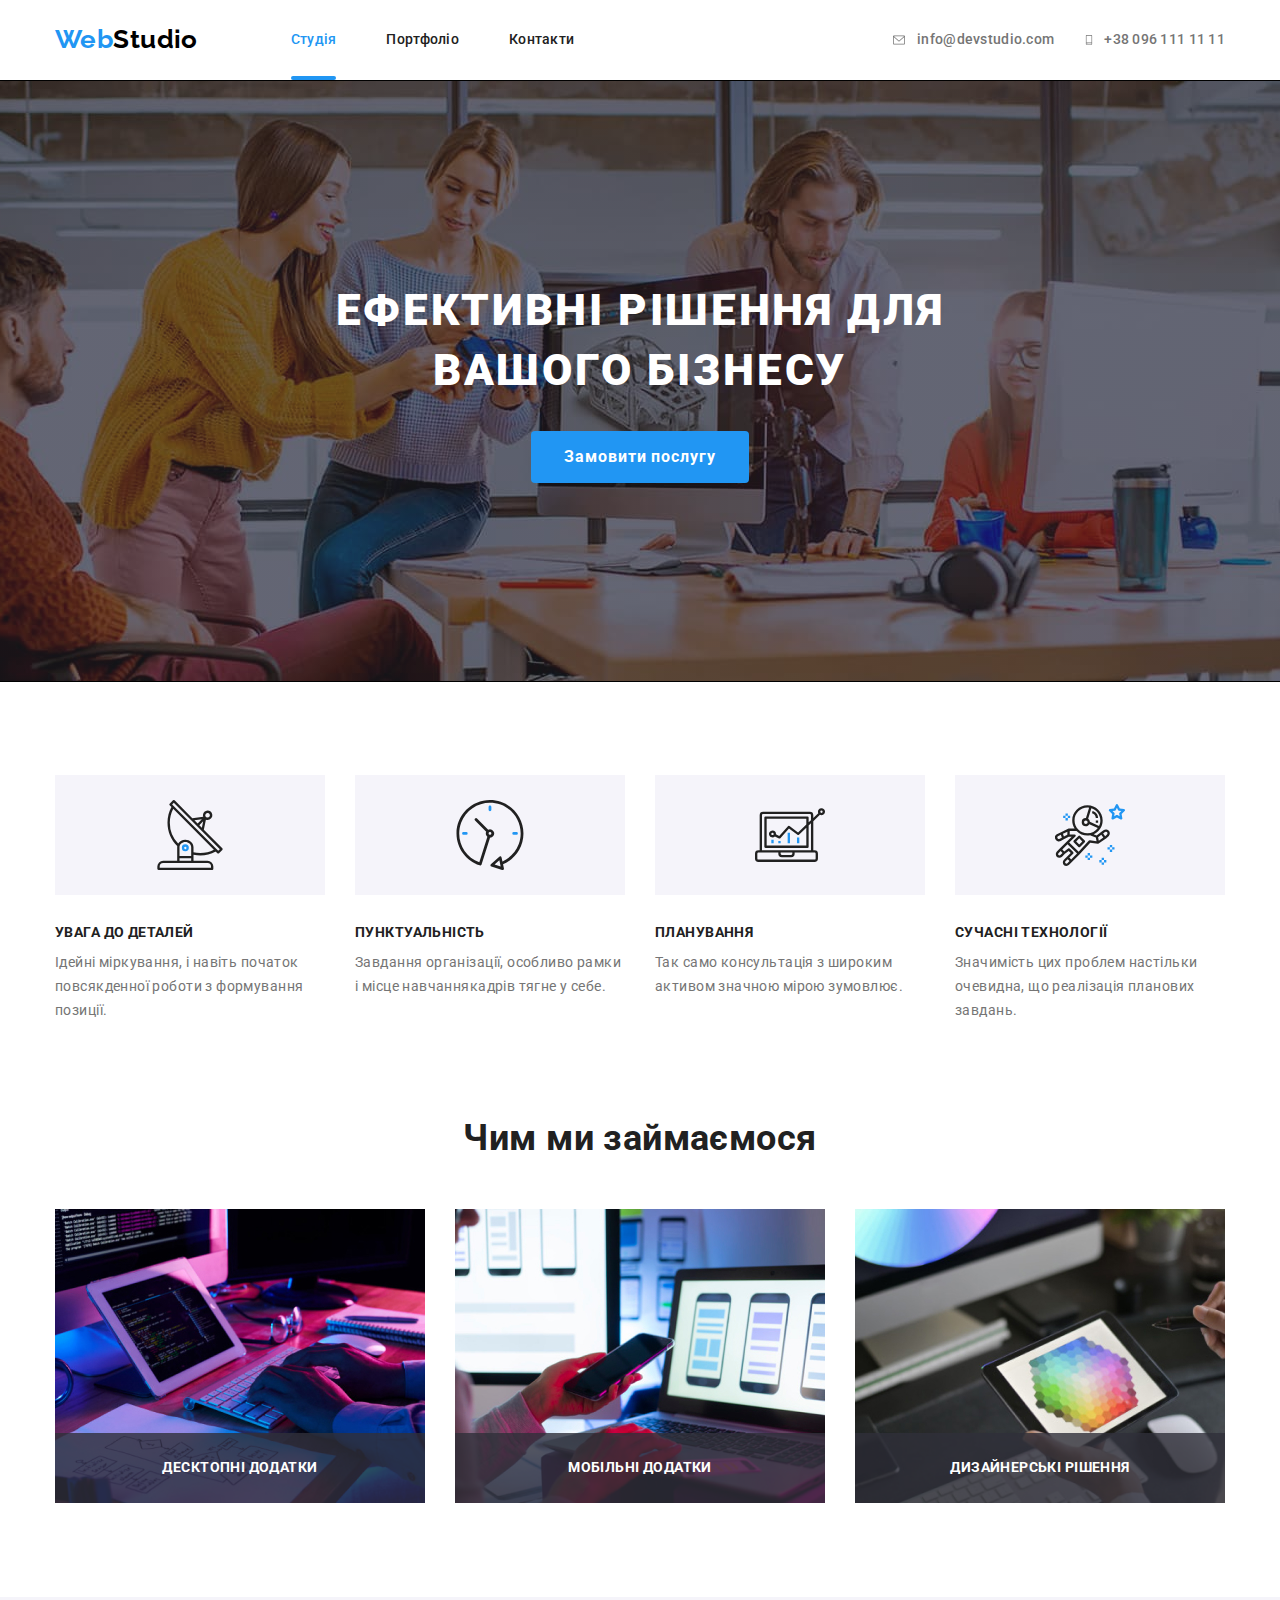
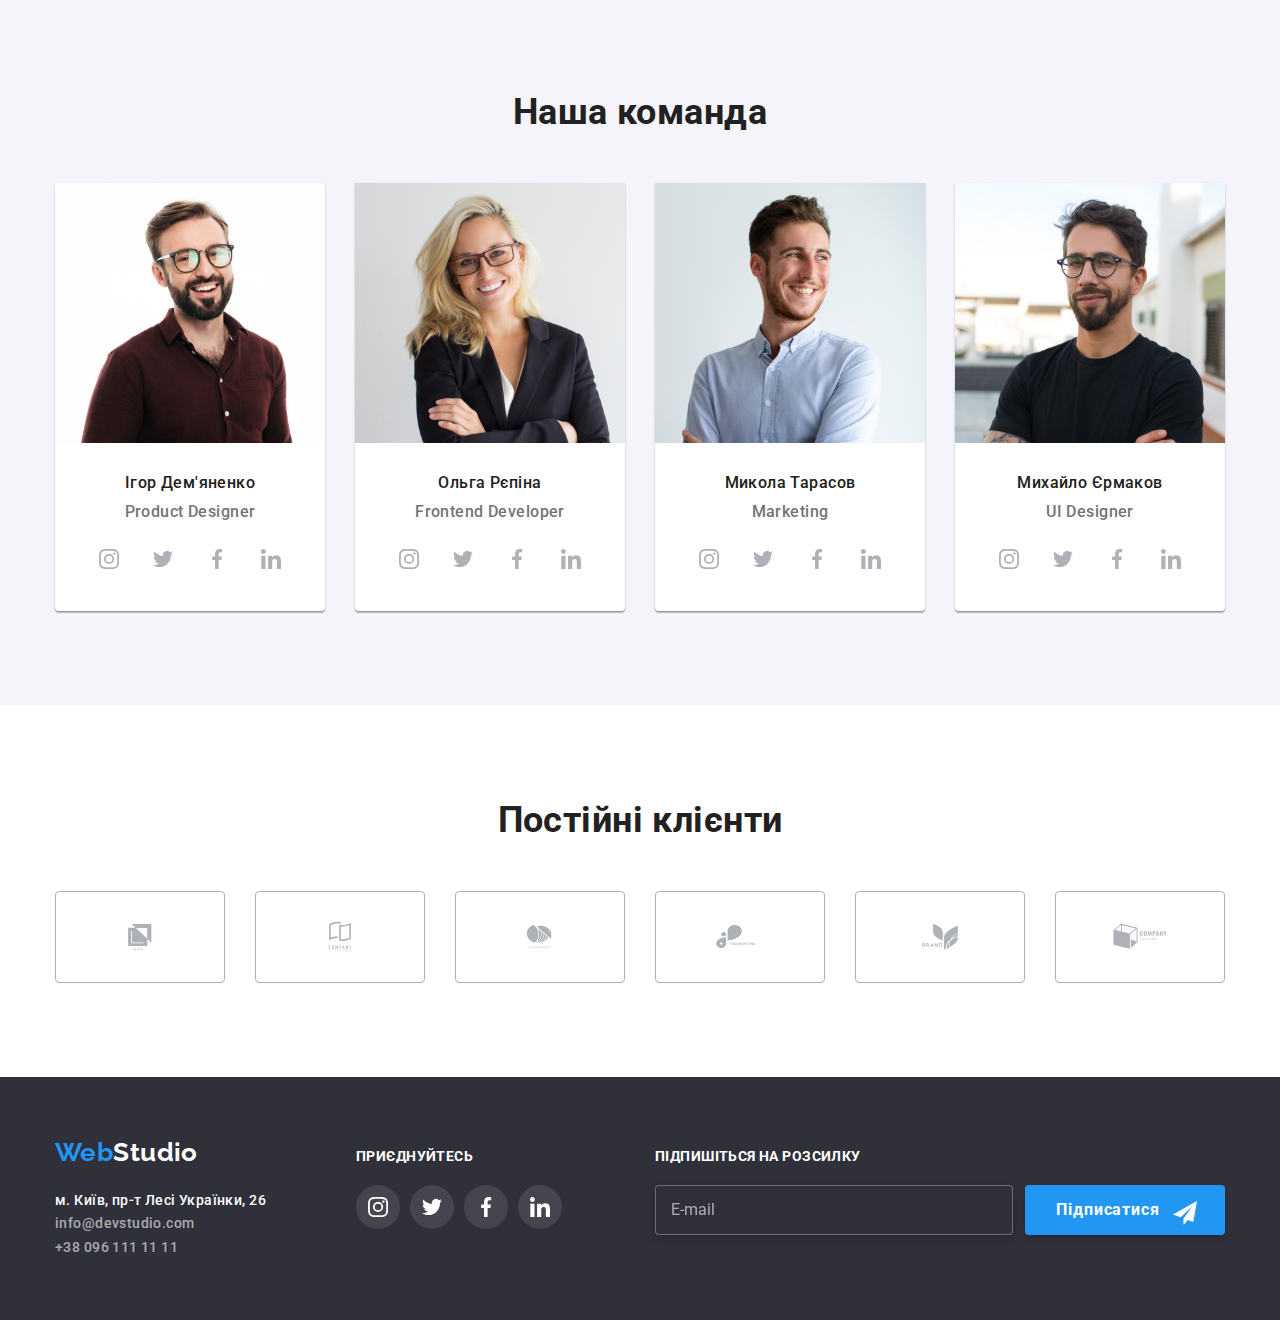
<file: index.html>
<!DOCTYPE html>
<html lang="uk">
    <head>
        <meta charset="UTF-8">
        <meta name="viewport" content="width=device-width, initial-scale=1.0">
        <title>Препроцесор SASS</title>
        <link href="https://fonts.googleapis.com/css2?family=Raleway:wght@700&family=Roboto:wght@400;500;700;900&display=swap" rel="stylesheet">
        <link rel="stylesheet" href="https://cdnjs.cloudflare.com/ajax/libs/modern-normalize/1.1.0/modern-normalize.min.css">  
        <link rel="stylesheet" href="./css/main.min.css">
        
    </head>
    <body>  
        <!--Шапка сайту-->
        <header class="page-header">
            <nav class="container page-header__nav">
                <a class="logo" href="./index.html">Web<span class="logo__text logo__text--inverse">Studio</span></a>
    
                <ul class="site-nav">
                    <li class="site-nav__item">
                        <a href="" class="site-nav__link site-nav__link--active">Студія</a>
                    </li>
                    <li class="site-nav__item">
                        <a href="./portfolio.html" class="site-nav__link">Портфоліо</a>
                    </li>
                    <li class="site-nav__item">
                        <a href="" class="site-nav__link">Контакти</a>
                    </li>
                </ul>
    
                <ul class="contacts-list">
                    <li class="contacts-list__item">
                        <a class="contacts-list__link" href="mailto:info@devstudio.com">
                            <svg class="contacts-list__icon" width="16" height="12">
                                <use href="./images/sprite.svg#icon-envelope"></use>
                            </svg>
                            info@devstudio.com
                        </a> 
                    </li>
                    <li class="contacts-list__item">
                        <a class="contacts-list__link" href="tel:+380961111111">
                            <svg class="contacts-list__icon" width="10" height="16">
                                <use href="./images/sprite.svg#icon-phone"></use>
                            </svg>
                            +38 096 111 11 11
                        </a>
                    </li>
                </ul>
            </nav>
        </header>

        <main>
            <!--Пропозиції-->
            <section class="propositions">
                <h1 class="propositions__title">Ефективні рішення для вашого бізнесу</h1>
                <button class="propositions__button" type="button" data-modal-open>Замовити послугу</button>

                
            </section>

            <!--Особливості-->
            <section class="section">
                <div class="container">
                    <h2 class="visually-hidden">Особливості</h2>
                    <ul class="features-list">
                        <li class="features-list__item">
                            <div class="features-list__thumb">
                                <svg class="features-list__icon" width="70" height="70">
                                    <use href="./images/sprite.svg#icon-antenna"></use>
                                </svg>
                            </div>
                            <h3 class="features-list__title">Увага до деталей</h3>
                            <p class="features-list__description">
                                Ідейні міркування, 
                                і навіть початок <br> повсякденної роботи з формування <br> позиції.
                            </p>
                        </li>
                        
                        <li class="features-list__item">
                            <div class="features-list__thumb">
                                <svg class="features-list__icon" width="70" height="70">
                                    <use href="./images/sprite.svg#icon-clock"></use>
                                </svg>
                            </div>
                            <h3 class="features-list__title">Пунктуальність</h3>
                            <p class="features-list__description">Завдання організації, особливо рамки <br> 
                                і місце навчаннякадрів тягне у себе.
                            </p>
                        </li>
                        <li class="features-list__item">
                            <div class="features-list__thumb">
                                <svg class="features-list__icon" width="70" height="70">
                                    <use href="./images/sprite.svg#icon-diagram"></use>
                                </svg>
                            </div>
                            <h3 class="features-list__title">Планування</h3>
                            <p class="features-list__description">Так само консультація з широким <br> 
                                активом значною мірою зумовлює.
                            </p>
                        </li>
                        <li class="features-list__item">
                            <div class="features-list__thumb">
                                <svg class="features-list__icon" width="70" height="70">
                                    <use href="./images/sprite.svg#icon-astronaut"></use>
                                </svg>
                            </div>
                            <h3 class="features-list__title">Сучасні технології</h3>
                            <p class="features-list__description">Значимість цих проблем настільки <br> 
                                очевидна, що реалізація планових <br> завдань.
                            </p>
                        </li>
                    </ul>
                </div>
            </section>

            <!--Чим ми займаємося-->
            <section class="section-works">
                <div class="container">
                    <h2 class="section-works__title">Чим ми займаємося</h2>
                    <ul class="section-works__examples">
                        <li class="section-works__item">
                            <div class="section-works__box">
                                <img class="section-works__image" src="./images/box1.jpg" alt="Планшет" width="370" height="294"> 
                                <p class="section-works__name">ДЕСКТОПНІ ДОДАТКИ</p>
                            </div>
                        </li>
                        <li class="section-works__item">
                            <div class="section-works__box">
                                <img class="section-works__image" src="./images/box2.jpg" alt="Мобільний телефон" width="370" height="294">
                                <p class="section-works__name">МОБІЛЬНІ ДОДАТКИ</p>
                            </div>
                            
                        </li>
                        <li class="section-works__item">
                            <div class="section-works__box">
                                <img class="section-works__image" src="./images/box3.jpg" alt="Дизайн" width="370" height="294">
                                <p class="section-works__name">ДИЗАЙНЕРСЬКІ РІШЕННЯ</p>
                            </div>
                            
                        </li>
                    </ul>
                </div>
            </section>

            <!--Члени команди-->
            <section class="team section">
                <div class="container">
                    <h2 class="section__title">Наша команда</h2>
                    <ul class="team-list">
                        <li class="team-list__item">
                            <img src="./images/img1.jpg" alt="Зображення члена команди" width="270" height="260">
                            <div class="team__content">
                                <h3 class="team__name">Ігор Дем'яненко</h3>
                                <p class="team__profession">Product Designer</p>
                                <ul class="social-list">
                                    <li class="social-list__item">
                                        <a href="" class="social-list__link">
                                            <svg class="social-list__icon" width="20" height="20">
                                                <use href="./images/sprite.svg#icon-instagram"></use>
                                            </svg>
                                        </a>
                                    </li>
                                    <li class="social-list__item">
                                        <a href="" class="social-list__link">
                                            <svg class="social-list__icon" width="20" height="20">
                                                <use href="./images/sprite.svg#icon-twitter"></use>
                                            </svg>
                                        </a>
                                    </li>
                                    <li class="social-list__item">
                                        <a href="" class="social-list__link">
                                            <svg class="social-list__icon" width="20" height="20">
                                                <use href="./images/sprite.svg#icon-facebook"></use>
                                            </svg>
                                        </a>
                                    </li>
                                    <li class="social-list__item">
                                        <a href="" class="social-list__link">
                                            <svg class="social-list__icon" width="20" height="20">
                                                <use href="./images/sprite.svg#icon-linkedin"></use>
                                            </svg>
                                        </a>
                                    </li>
                                </ul>   
                            </div>
                        </li>
                        <li class="team-list__item">
                            <img src="./images/img2.jpg" alt="Зображення члена команди" width="270" height="260">
                            <div class="team__content">
                                <h3 class="team__name">Ольга Рєпіна</h3>
                                <p class="team__profession">Frontend Developer</p>
                                <ul class="social-list">
                                    <li class="social-list__item">
                                        <a href="" class="social-list__link">
                                            <svg class="social-list__icon" width="20" height="20">
                                                <use href="./images/sprite.svg#icon-instagram"></use>
                                            </svg>
                                        </a>
                                    </li>
                                    <li class="social-list__item">
                                        <a href="" class="social-list__link">
                                            <svg class="social-list__icon" width="20" height="20">
                                                <use href="./images/sprite.svg#icon-twitter"></use>
                                            </svg>
                                        </a>
                                    </li>
                                    <li class="social-list__item">
                                        <a href="" class="social-list__link">
                                            <svg class="social-list__icon" width="20" height="20">
                                                <use href="./images/sprite.svg#icon-facebook"></use>
                                            </svg>
                                        </a>
                                    </li>
                                    <li class="social-list__item">
                                        <a href="" class="social-list__link">
                                            <svg class="social-list__icon" width="20" height="20">
                                                <use href="./images/sprite.svg#icon-linkedin"></use>
                                            </svg>
                                        </a>
                                    </li>
                                </ul>   
                            </div>  
                        </li>
                        <li class="team-list__item">
                            <img src="./images/img3.jpg" alt="Зображення члена команди" width="270" height="260">
                            <div class="team__content">
                                <h3 class="team__name">Микола Тарасов</h3>
                                <p class="team__profession">Marketing</p>
                                <ul class="social-list">
                                    <li class="social-list__item">
                                        <a href="" class="social-list__link">
                                            <svg class="social-list__icon" width="20" height="20">
                                                <use href="./images/sprite.svg#icon-instagram"></use>
                                            </svg>
                                        </a>
                                    </li>
                                    <li class="social-list__item">
                                        <a href="" class="social-list__link">
                                            <svg class="social-list__icon" width="20" height="20">
                                                <use href="./images/sprite.svg#icon-twitter"></use>
                                            </svg>
                                        </a>
                                    </li>
                                    <li class="social-list__item">
                                        <a href="" class="social-list__link">
                                            <svg class="social-list__icon" width="20" height="20">
                                                <use href="./images/sprite.svg#icon-facebook"></use>
                                            </svg>
                                        </a>
                                    </li>
                                    <li class="social-list__item">
                                        <a href="" class="social-list__link">
                                            <svg class="social-list__icon" width="20" height="20">
                                                <use href="./images/sprite.svg#icon-linkedin"></use>
                                            </svg>
                                        </a>
                                    </li>
                                </ul>  
                            </div>
                        </li>
                        <li class="team-list__item">
                            <img src="./images/img4.jpg" alt="Зображення члена команди" width="270" height="260">
                            <div class="team__content">
                                <h3 class="team__name">Михайло Єрмаков</h3>
                                <p class="team__profession">UI Designer</p>
                                <ul class="social-list">
                                    <li class="social-list__item">
                                        <a href="" class="social-list__link">
                                            <svg class="social-list__icon" width="20" height="20">
                                                <use href="./images/sprite.svg#icon-instagram"></use>
                                            </svg>
                                        </a>
                                    </li>
                                    <li class="social-list__item">
                                        <a href="" class="social-list__link">
                                            <svg class="social-list__icon" width="20" height="20">
                                                <use href="./images/sprite.svg#icon-twitter"></use>
                                            </svg>
                                        </a>
                                    </li>
                                    <li class="social-list__item">
                                        <a href="" class="social-list__link">
                                            <svg class="social-list__icon" width="20" height="20">
                                                <use href="./images/sprite.svg#icon-facebook"></use>
                                            </svg>
                                        </a>
                                    </li>
                                    <li class="social-list__item">
                                        <a href="" class="social-list__link">
                                            <svg class="social-list__icon" width="20" height="20">
                                                <use href="./images/sprite.svg#icon-linkedin"></use>
                                            </svg>
                                        </a>
                                    </li>
                                </ul>   
                            </div>
                        </li>
                    </ul>
                </div>
            </section>

            <!-- Постійні клієнти -->
            <section class="section">
                <div class="container">
                    <h2 class="section__title">Постійні клієнти</h2>
                    <ul class="client-list">
                        <li class="client-list__item">
                            <a class="client-list__link" href="">
                                <svg class="client-list__icon" width="106" height="60">
                                    <use href="./images/sprite.svg#icon-client1"></use>
                                </svg>
                            </a>
                        </li>
                        <li class="client-list__item">
                            <a class="client-list__link" href="">
                                <svg class="client-list__icon" width="106" height="60">
                                    <use href="./images/sprite.svg#icon-client2"></use>
                                </svg>
                            </a>
                        </li>
                        <li class="client-list__item">
                            <a class="client-list__link" href="">
                                <svg class="client-list__icon" width="106" height="60">
                                    <use href="./images/sprite.svg#icon-client3"></use>
                                </svg>
                            </a>
                        </li>
                        <li class="client-list__item">
                            <a class="client-list__link" href="">
                                <svg class="client-list__icon" width="106" height="60">
                                    <use href="./images/sprite.svg#icon-client4"></use>
                                </svg>
                            </a>
                        </li>
                        <li class="client-list__item">
                            <a class="client-list__link" href="">
                                <svg class="client-list__icon" width="106" height="60">
                                    <use href="./images/sprite.svg#icon-client5"></use>
                                </svg>
                            </a>
                        </li>
                        <li class="client-list__item">
                            <a class="client-list__link" href="">
                                <svg class="client-list__icon" width="106" height="60">
                                    <use href="./images/sprite.svg#icon-client6"></use>
                                </svg>
                            </a>
                        </li>
                    </ul>
                </div>
            </section>

        </main>

        <!--Футер-->
        <footer class="footer">
            <div class="container footer__content">
                <div class="footer__nav">
                    <a class="logo" href="./index.html">Web<span class="logo-footer">Studio</span></a>
                    <address>
                        <ul class="footer__contacts">
                            <li><a href="https://goo.gl/maps/xUyhkgXyXuYnwauUA" class="address">м. Київ, пр-т Лесі Українки, 26</a></li>
                            <li><a href="mailto:info@devstudio" class="mail">info@devstudio.com</a></li>
                            <li><a href="tel:+380961111111" class="tel">+38 096 111 11 11</a></li>
                        </ul>  
                    </address>
                </div>

                <div class="footer-social">
                   <p class="footer-social__title">ПРИЄДНУЙТЕСЬ</p>
                   <ul class="footer-social__list">
                    <li class="footer-social__item">
                        <a href="#" class="footer-social__link">
                            <svg class="footer-social__icon" width="20px" height="20px">
                                <use href="./images/sprite.svg#icon-instagram"></use>
                            </svg>   
                        </a>
                    </li>
                    <li class="footer-social__item">
                        <a href="#" class="footer-social__link">
                            <svg class="footer-social__icon" width="20px" height="20px">
                                <use href="./images/sprite.svg#icon-twitter"></use>
                            </svg>   
                        </a>
                    </li>
                    <li class="footer-social__item">
                        <a href="#" class="footer-social__link">
                            <svg class="footer-social__icon" width="20px" height="20px">
                                <use href="./images/sprite.svg#icon-facebook"></use>
                            </svg>   
                        </a>
                    </li>
                    <li class="footer-social__item">
                        <a href="#" class="footer-social__link">
                            <svg class="footer-social__icon" width="20px" height="20px">
                                <use href="./images/sprite.svg#icon-linkedin"></use>
                            </svg>   
                        </a>
                    </li>
                   </ul>
                </div>

                
                <div class="footer-form__field">
                    <p class="footer-form__title">ПІДПИШІТЬСЯ НА РОЗСИЛКУ</p>  
                    <form class="footer-form__wrapper">
                          <input class="footer-form__input" type="email" name="email" placeholder="E-mail">
                          <button type="submit" class="footer-form__submit-btn">Підписатися</button> 
                    </form>
                </div>      
            </div>
        </footer>

        <div class="backdrop is-hidden" data-modal>
            <div class="modal">
                <p class="modal__title">Залиште свої дані, ми вам передзвонимо</p>
                    <button class="modal__close-btn" type="button" data-modal-close>
                        <svg class="modal__close-icon" width="18" height="18">
                         <use href="./images/sprite.svg#icon-close-icon"></use>
                        </svg>
                    </button>
                
                <form class="modal-form">
                    <label class="modal-form__field">
                        Ім'я
                        <input type="text" class="modal-form__input" name="text" required>
                        <svg class="modal-form__icon" width="18" height="18">
                         <use href="./images/sprite.svg#icon-person"></use>
                        </svg>  
                    </label>  

                    <label class="modal-form__field">
                        Телефон         
                        <input type="tel" class="modal-form__input" name="tel" required>
                        <svg class="modal-form__icon" width="18" height="18">
                         <use href="./images/sprite.svg#icon-phonemod"></use>
                        </svg>  
                    </label>

                    <label class="modal-form__field">
                        Пошта
                        <input type="email" class="modal-form__input" name="email" required>
                        <svg class="modal-form__icon" width="18" height="18">
                         <use href="./images/sprite.svg#icon-emailmod"></use>
                        </svg>
                    </label> 

                    <label class="modal-form__field">
                        Коментар
                        <textarea class="modal-form__comment" name="comment" placeholder="Введіть текст"></textarea>
                    </label>

                    <label class="checkbox__field">
                        <input type="checkbox" class="checkbox__policy" name="policy" required>
                        <span class="checkbox__icon"></span>
                        Погоджуюся з розсилкою та приймаю <span class="checkbox__accent"> Умови договору</span>
                    </label>
                    
                   
                    <button type="submit" class="modal-form__btn">Відправити</button>
                    
                </form>
            </div>

        </div>
        <script src="./js/modal.js"></script>
    </body>
</html>
</file>
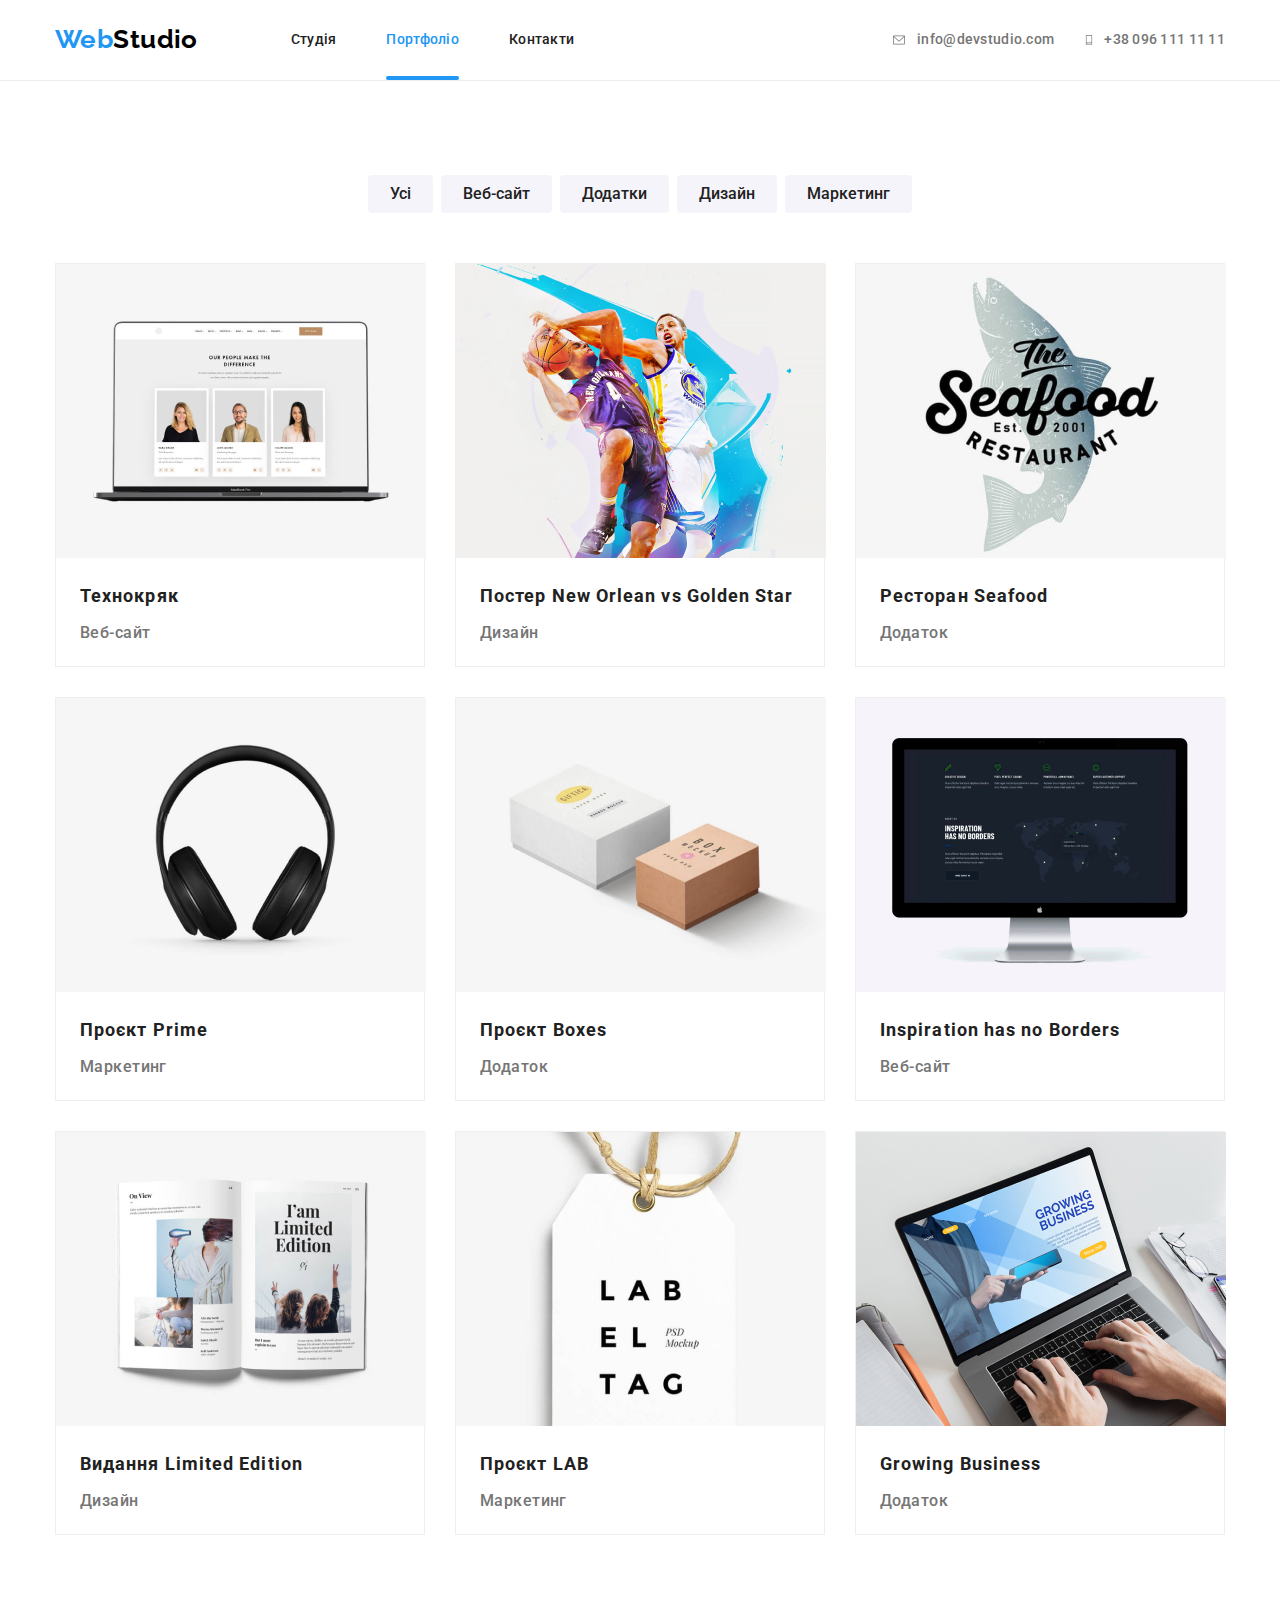
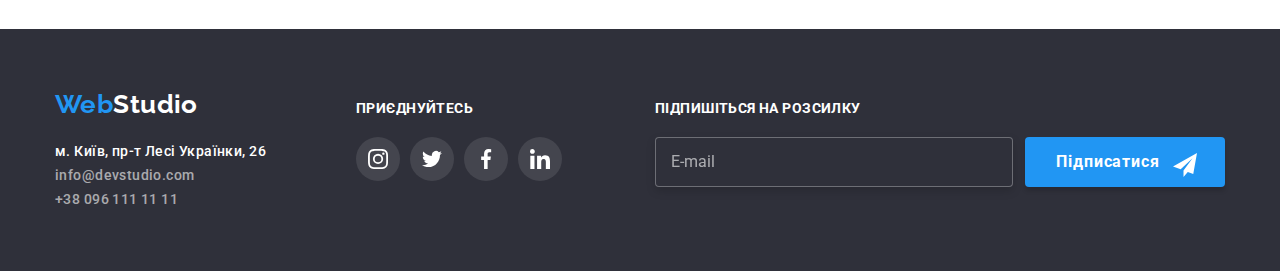
<file: portfolio.html>
<!DOCTYPE html>
<html lang="uk">
    <head>
        <meta charset="UTF-8">
        <meta name="viewport" content="width=device-width, initial-scale=1.0">
        <title>Препроцесор SASS</title>
        <link href="https://fonts.googleapis.com/css2?family=Raleway:wght@700&family=Roboto:wght@400;500;700;900&display=swap" rel="stylesheet">
        <link rel="stylesheet" href="https://cdnjs.cloudflare.com/ajax/libs/modern-normalize/1.1.0/modern-normalize.min.css"> 
        <link rel="stylesheet" href="./css/main.min.css">
        
    </head>
    <body>
        <!--Шапка сайту-->
        <header class="page-header">
            <nav class="container page-header__nav">
                <a class="logo" href="./index.html">Web<span class="logo__text logo__text--inverse">Studio</span></a>
    
                <ul class="site-nav">
                    <li class="site-nav__item">
                        <a href="index.html" class="site-nav__link">Студія</a>
                    </li>
                    <li class="site-nav__item">
                        <a href="" class="site-nav__link site-nav__link--active">Портфоліо</a>
                    </li>
                    <li class="site-nav__item">
                        <a href="" class="site-nav__link">Контакти</a>
                    </li>
                </ul>
    
                <ul class="contacts-list">
                    <li class="contacts-list__item">
                        <a class="contacts-list__link" href="mailto:info@devstudio.com">
                            <svg class="contacts-list__icon" width="16" height="12">
                                <use href="./images/sprite.svg#icon-envelope"></use>
                            </svg>
                            info@devstudio.com
                        </a> 
                    </li>
                    <li class="contacts-list__item">
                        <a class="contacts-list__link" href="tel:+380961111111">
                            <svg class="contacts-list__icon" width="10" height="16">
                                <use href="./images/sprite.svg#icon-phone"></use>
                            </svg>
                            +38 096 111 11 11
                        </a>
                    </li>
                </ul>
            </nav>
        </header>

        <main>
            <!-- Наші проекти -->
            <section class="portfolio section">
                <div class="container">
                    <h1 class="visually-hidden">Наші проекти</h1>
                    <ul class="filter portfolio__filter list">
                        <li class="filter__item"><button class="filter__btn" type="button">Усі</button></li>
                        <li class="filter__item"><button class="filter__btn" type="button">Веб-сайт</button></li>
                        <li class="filter__item"><button class="filter__btn" type="button">Додатки</button></li>
                        <li class="filter__item"><button class="filter__btn" type="button">Дизайн</button></li>
                        <li class="filter__item"><button class="filter__btn" type="button">Маркетинг</button></li>
            
                    </ul>   
                </div>
                <div class="container">
                    <ul class="projects-list portfolio__projects list">
                        <li class="projects-list__item">
                            <a class="projects-list__link" href="">
                                <div class="projects-list__wrapper"> 
                                    <img src="./images/image1.jpg" alt="Люди" width="370" height="294"> 
                                    <div class="projects-list__overlay">
                                        <p class="projects-list__description">
                                            Ресурс пропонує комплексні <br> пропозиції з різним рівнем <br> функціоналу та сервісів. Все це <br> дозволить відвідувачу отримати <br> вичерпні відомості про компанію <br> чи приватну особу.
                                        </p>
                                    </div>
                                
                                </div>
                                
                                <div class="projects-list__content">
                                    <h2 class="projects-list__title">Технокряк</h2>
                                    <p class="projects-list__text">Веб-сайт</p>
                                </div>
                            </a>
                        </li>
                        <li class="projects-list__item">
                            <a class="projects-list__link" href="">
                                <div class="projects-list__wrapper">
                                    <img src="./images/image2.jpg" alt="Баскетболісти" width="370" height="294">
                                    <div class="projects-list__overlay">
                                        <p class="projects-list__description">
                                        
                                        </p>
                                    </div>

                                </div>
                                
                                <div class="projects-list__content">
                                    <h2 class="projects-list__title">Постер New Orlean vs Golden Star</h2>
                                    <p class="projects-list__text">Дизайн</p>
                                </div>
                            </a>
                        </li>
                        <li class="projects-list__item">
                            <a class="projects-list__link" href="">
                                <div class="projects-list__wrapper">
                                    <img src="./images/image3.jpg" alt="Ресторан" width="370" height="294">
                                    <div class="projects-list__overlay">
                                        <p class="projects-list__description">
                                        
                                        </p>
                                    </div>

                                </div>
                                
                                <div class="projects-list__content">
                                    <h2 class="projects-list__title">Ресторан Seafood</h2>
                                    <p class="projects-list__text">Додаток</p>
                                </div>
                            </a>
                        </li>
                        <li class="projects-list__item">
                            <a class="projects-list__link" href="">
                                <div class="projects-list__wrapper">
                                    <img src="./images/image4.jpg" alt="Навушники" width="370" height="294">
                                    <div class="projects-list__overlay">
                                        <p class="projects-list__description">
                                        
                                        </p>
                                    </div>

                                </div>
                                
                                <div class="projects-list__content">
                                    <h2 class="projects-list__title">Проєкт Prime</h2>
                                    <p class="projects-list__text">Маркетинг</p>
                                </div>
                            </a>
                        </li>
                        <li class="projects-list__item">
                            <a class="projects-list__link" href="">
                                <div class="projects-list__wrapper">
                                    <img src="./images/image5.jpg" alt="Коробки" width="370" height="294">
                                    <div class="projects-list__overlay">
                                        <p class="projects-list__description">
                                        
                                        </p>
                                    </div>
                                </div>
                                
                                <div class="projects-list__content">
                                    <h2 class="projects-list__title">Проєкт Boxes</h2>
                                    <p class="projects-list__text">Додаток</p>
                                </div>
                            </a>
                        </li>
                        <li class="projects-list__item">
                            <a class="projects-list__link" href="">
                                <div class="projects-list__wrapper">
                                    <img src="./images/image6.jpg" alt="Монітор" width="370" height="294">
                                    <div class="projects-list__overlay">
                                        <p class="projects-list__description">
                                        
                                        </p>
                                    </div>
                                </div>
                                
                                <div class="projects-list__content">
                                    <h3 class="projects-list__title">Inspiration has no Borders</h3>
                                    <p class="projects-list__text">Веб-сайт</p>
                                </div>
                            </a>
                        </li>
                        <li class="projects-list__item">
                            <a class="projects-list__link" href="">
                                <div class="projects-list__wrapper">
                                    <img src="./images/image7.jpg" alt="Журнал" width="370" height="294">
                                    <div class="projects-list__overlay">
                                        <p class="projects-list__description">
                                        
                                        </p>
                                    </div>
                                </div>
                                                       
                                <div class="projects-list__content">
                                    <h3 class="projects-list__title">Видання Limited Edition</h3>
                                    <p class="projects-list__text">Дизайн</p>
                                </div>
                            </a>
                        </li>
                        <li class="projects-list__item">
                            <a class="projects-list__link" href="">
                                <div class="projects-list__wrapper">
                                    <img src="./images/image8.jpg" alt="Макет" width="370" height="294">
                                    <div class="projects-list__overlay">
                                        <p class="projects-list__description">
                                        
                                        </p>
                                    </div>
                                </div>
                                
                                <div class="projects-list__content">
                                    <h3 class="projects-list__title">Проєкт LAB</h3>
                                    <p class="projects-list__text">Маркетинг</p>
                                </div>
                            </a>
                        </li>
                        <li class="projects-list__item">
                            <a class="projects-list__link" href="">
                                <div class="projects-list__wrapper">
                                    <img src="./images/image9.jpg" alt="Ноутбук" width="370" height="294">
                                    <div class="projects-list__overlay">
                                        <p class="projects-list__description">
                                        
                                        </p>
                                    </div>
                                </div>
                               
                                <div class="projects-list__content">
                                    <h3 class="projects-list__title">Growing Business</h3>
                                    <p class="projects-list__text">Додаток</p>
                                </div>
                            </a>
                        </li>
                    </ul>
                </div>
            </section>
            
        </main>

        <!--Футер-->
        <footer class="footer">
            <div class="container footer__content">
                <div class="footer__nav">
                    <a class="logo" href="./index.html">Web<span class="logo-footer">Studio</span></a>
                    <address>
                        <ul class="footer__contacts">
                            <li><a href="https://goo.gl/maps/xUyhkgXyXuYnwauUA" class="address">м. Київ, пр-т Лесі Українки, 26</a></li>
                            <li><a href="mailto:info@devstudio" class="mail">info@devstudio.com</a></li>
                            <li><a href="tel:+380961111111" class="tel">+38 096 111 11 11</a></li>
                        </ul>  
                    </address>
                </div>

                <div class="footer-social">
                   <p class="footer-social__title">ПРИЄДНУЙТЕСЬ</p>
                   <ul class="footer-social__list">
                    <li class="footer-social__item">
                        <a href="#" class="footer-social__link">
                            <svg class="footer-social__icon" width="20px" height="20px">
                                <use href="./images/sprite.svg#icon-instagram"></use>
                            </svg>   
                        </a>
                    </li>
                    <li class="footer-social__item">
                        <a href="#" class="footer-social__link">
                            <svg class="footer-social__icon" width="20px" height="20px">
                                <use href="./images/sprite.svg#icon-twitter"></use>
                            </svg>   
                        </a>
                    </li>
                    <li class="footer-social__item">
                        <a href="#" class="footer-social__link">
                            <svg class="footer-social__icon" width="20px" height="20px">
                                <use href="./images/sprite.svg#icon-facebook"></use>
                            </svg>   
                        </a>
                    </li>
                    <li class="footer-social__item">
                        <a href="#" class="footer-social__link">
                            <svg class="footer-social__icon" width="20px" height="20px">
                                <use href="./images/sprite.svg#icon-linkedin"></use>
                            </svg>   
                        </a>
                    </li>
                   </ul>
                </div>

                
                <div class="footer-form__field">
                    <p class="footer-form__title">ПІДПИШІТЬСЯ НА РОЗСИЛКУ</p>  
                    <form class="footer-form__wrapper">
                        <input class="footer-form__input" type="email" name="email" placeholder="E-mail">
                        <button type="submit" class="footer-form__submit-btn">Підписатися</button> 
                    </form>
                </div>      
            </div>
        </footer>
 
    </body>
</html>
</file>
<file: css/main.min.css>
:root{--primary-font-family: "Roboto", sans-serif;--secondary-font-family: "Raleway", sans-serif;--primary-text-color: #757575;--title-text-color: #212121;--accent-color: #2196F3;--primary-white-color: #ffffff;--new-accept: #000000;--color-page-header: #ECECEC;--color-button-primary: #188CE8;--color-bg: #2F303A;--color-bg-filter: #F5F4FA;--accept-footer: rgba(255, 255, 255, 0.6);--color-bg-link-footer: rgba(255, 255, 255, 0.1);--color-link: #AFB1B8;--color-border: #EEEEEE;--color-bg-label: rgba(47, 48, 58, 0.8);--color-bg-backdrop: rgba(0, 0, 0, 0.2);--color-bg-overlay: rgba(33, 150, 243, 0.9);--color-comment-placeholder: rgba(117, 117, 117, 0.5);--border-close-btn: rgba(0, 0, 0, 0.1)}.visually-hidden{position:absolute;width:1px;height:1px;margin:-1px;border:0;padding:0;white-space:nowrap;clip-path:inset(100%);clip:rect(0 0 0 0);overflow:hidden}.portfolio__filter,.checkbox__field,.modal__close-btn,.footer-social__link,.client-list__link,.social-list__link,.social-list,.features-list__thumb,.contacts-list__link,.page-header__nav{display:flex;align-items:center}.modal-form__btn,.footer-form__submit-btn,.propositions__button{font-weight:700;font-size:16px;line-height:1.88;letter-spacing:.06em;cursor:pointer;font-family:inherit}.section-works{padding-top:94px;padding-bottom:94px}.section-works__title{margin-top:0;margin-bottom:50px;color:var(--title-text-color);font-weight:700;font-size:36px;line-height:1.17;text-align:center}.container{margin-left:auto;margin-right:auto;padding-left:15px;padding-right:15px;width:1200px}.section{padding-top:94px;padding-bottom:94px}.section__title{margin-top:0;margin-bottom:50px;color:var(--title-text-color);font-weight:700;font-size:36px;line-height:1.17;text-align:center}body{color:var(--primary-text-color);background-color:var(--primary-white-color);font-family:var(--primary-font-family);font-size:14px;line-height:1.14;font-weight:500;letter-spacing:.03em}.list{padding:0;margin:0;list-style:none;text-decoration:none}h1,h2,h3,h4,h5,h6,p{margin-top:0;margin-bottom:0}ul{list-style:none;margin-top:0;margin-bottom:0;padding-left:0}img{display:block;max-width:100%;height:auto}.page-header{border-bottom:1px solid var(--color-page-header)}.page-header__nav{border-top:0}.site-nav{display:flex;margin-left:93px}.site-nav__item{margin-left:50px}.site-nav__item:first-child{margin-left:0}.site-nav__link{display:block;padding-top:32px;padding-bottom:32px;text-decoration:none;letter-spacing:.02em;color:var(--title-text-color);transition:color 250ms cubic-bezier(0.4, 0, 0.2, 1)}.site-nav__link:focus,.site-nav__link:hover{color:var(--accent-color)}.site-nav__link--active{position:relative;color:var(--accent-color)}.site-nav__link--active::after{position:absolute;bottom:0;right:0;display:block;content:"";width:100%;height:4px;background:var(--accent-color);border-radius:2px}.contacts-list{display:flex;margin-left:auto}.contacts-list__item{margin-right:30px}.contacts-list__item:last-child{margin-right:0}.contacts-list__link{width:100%;height:100%;padding-top:32px;padding-bottom:32px;color:var(--primary-text-color);letter-spacing:.02em;text-decoration:none;font-style:normal;fill:var(--primary-text-color);transition:color 250ms cubic-bezier(0.4, 0, 0.2, 1),fill 250ms cubic-bezier(0.4, 0, 0.2, 1)}.contacts-list__link:hover,.contacts-list__link:focus{color:var(--accent-color);fill:var(--accent-color)}.contacts-list__icon{margin-right:10px;fill:currentColor}.logo,.logo__text{color:var(--accent-color);font-family:var(--secondary-font-family);font-weight:700;font-size:26px;line-height:1.2;text-decoration:none}.logo__text--inverse{color:var(--new-accept);text-decoration:none}.propositions{padding-top:200px;padding-bottom:200px;background-color:var(--color-bg);text-align:center;max-width:1600px;height:600px;margin-left:auto;margin-right:auto;outline:1px solid #000;background-image:linear-gradient(to right, rgba(47, 48, 58, 0.4), rgba(47, 48, 58, 0.4)),url("../images/hero.jpg");background-repeat:no-repeat;background-position:center;background-size:cover}.propositions__title{margin-bottom:30px;margin-left:auto;margin-right:auto;width:696px;font-size:44px;line-height:1.36;color:var(--primary-white-color);font-weight:900;letter-spacing:.06em;text-transform:uppercase}.propositions__button{padding:10px 32px;border-radius:4px;border:1px solid rgba(0,0,0,0);min-width:200px;color:var(--primary-white-color);background-color:var(--accent-color);transition:color 250ms cubic-bezier(0.4, 0, 0.2, 1)}.propositions__button:hover,.propositions__button:focus{background-color:var(--color-button-primary)}.features-list{display:flex}.features-list__item{width:270px;height:248px;margin-right:30px}.features-list__item:last-child{margin-right:0}.features-list__thumb{margin-bottom:30px;height:120px;justify-content:center;background-color:var(--color-bg-filter)}.features-list__title{margin-bottom:10px;color:var(--title-text-color);font-weight:700;font-size:inherit;line-height:inherit;text-transform:uppercase}.features-list__description{margin:0;line-height:1.71;font-weight:400;color:var(--primary-text-color)}.section-works{padding-top:0}.section-works__examples,.section-works__item,.section-works__box{display:flex}.section-works__item{width:370px;margin-right:30px}.section-works__item:last-child{margin-right:0}.section-works__box{position:relative}.section-works__name{position:absolute;bottom:0;display:block;width:100%;height:70px;text-align:center;text-transform:uppercase;font-weight:700;font-size:inherit;line-height:1.14;padding-top:27px;color:var(--primary-white-color);background:var(--color-bg-label)}.team{background-color:var(--color-bg-filter)}.team-list{display:flex}.team-list__item{width:270px;margin-right:30px;background-color:var(--primary-white-color);box-shadow:0px 1px 3px rgba(0,0,0,.12),0px 1px 1px rgba(0,0,0,.14),0px 2px 1px rgba(0,0,0,.2);border-radius:0px 0px 4px 4px}.team-list__item:last-child{margin-right:0}.social-list{margin-top:16px;justify-content:center;background-size:44px;background-repeat:no-repeat;background-position:center;background-color:var(--primary-white-color)}.social-list__item{width:44px;height:44px;margin-right:10px}.social-list__item:last-child{margin-right:0}.social-list__link{width:100%;height:100%;justify-content:center;border-radius:50%;background-color:var(--primary-white-color);fill:var(--color-link);transition:background-color 250ms cubic-bezier(0.4, 0, 0.2, 1),fill 250ms cubic-bezier(0.4, 0, 0.2, 1)}.social-list__link:hover,.social-list__link:focus{fill:var(--primary-white-color);background-color:var(--accent-color)}.team__content{padding:30px 32px}.team__name{margin-bottom:10px;text-align:center;color:var(--title-text-color);font-weight:500;font-size:16px;line-height:1.19}.team__profession{text-align:center;font-size:16px;line-height:1.19}.client-list{display:flex}.client-list__item{width:170px;height:92px;margin-right:30px}.client-list__item:last-child{margin-right:0}.client-list__link{justify-content:center;width:100%;height:100%;border:1px solid var(--color-link);border-radius:4px;color:var(--color-link);fill:var(--color-link);transition:color 250ms cubic-bezier(0.4, 0, 0.2, 1),border 250ms cubic-bezier(0.4, 0, 0.2, 1)}.client-list__link:hover,.client-list__link:focus{fill:var(--accent-color);color:var(--accent-color);border-color:var(--accent-color)}.client-list__icon{fill:currentColor}.footer{padding-top:60px;padding-bottom:60px;background-color:var(--color-bg)}.footer__content{display:flex;align-items:baseline}.footer__nav{width:231px}.logo-footer{color:var(--primary-white-color)}.footer__contacts{margin-top:20px;line-height:1.7;font-style:normal}.address{margin-bottom:9px;color:var(--primary-white-color);text-decoration:none}.mail,.tel{color:var(--accept-footer);text-decoration:none}.mail{margin-bottom:9px}.footer-social{width:206px;height:80px;margin-left:70px;align-items:baseline}.footer-social__title,.footer-form__title{color:var(--primary-white-color);font-weight:700;font-size:inherit;line-height:inherit;text-transform:uppercase}.footer-social__list{display:flex;margin-top:20px;width:206px;height:44px;padding:0;justify-content:space-between}.footer-social__item{margin-right:10px;border:none;width:44px;height:100%}.footer-social__item:last-child{margin-right:0}.footer-social__link{justify-content:center;width:100%;height:100%;border-radius:50%;background-color:var(--color-bg-link-footer);fill:var(--primary-white-color);transition:background-color 250ms cubic-bezier(0.4, 0, 0.2, 1)}.footer-social__link:hover,.footer-social__link:focus{background-color:var(--accent-color)}.footer-social__icon{color:currentColor}.footer-form__field{display:block;width:570px;margin-left:93px;margin-right:0}.footer-form__wrapper{display:flex;justify-content:space-between;margin-top:20px}.footer-form__input{width:358px;border:1px solid rgba(255,255,255,.3);filter:drop-shadow(0px 4px 4px rgba(0, 0, 0, 0.15));border-radius:4px;background-color:var(--color-bg);padding:15px;cursor:pointer;color:var(--primary-white-color);transition:border-color 250ms cubic-bezier(0.4, 0, 0.2, 1)}.footer-form__input:hover,.footer-form__input:focus{outline:none;border-color:var(--accent-color)}.footer-form__input::placeholder{font-weight:400;font-size:16px;line-height:1.25;color:var(--accept-footer)}.footer-form__submit-btn{position:relative;display:block;padding:10px 62px 10px 28px;margin:0;width:200px;height:50px;box-shadow:0px 4px 4px rgba(0,0,0,.15);border-radius:4px;border:none;color:var(--primary-white-color);background-color:var(--accent-color);transition:background-color 250ms cubic-bezier(0.4, 0, 0.2, 1)}.footer-form__submit-btn:hover,.footer-form__submit-btn:focus{background-color:var(--color-button-primary)}.footer-form__submit-btn::after{position:absolute;bottom:10px;right:28px;display:block;content:"";background-image:url("../images/send.svg");width:24px;height:24px;cursor:pointer;transform:scale(1);transition:transform 250ms cubic-bezier(0.4, 0, 0.2, 1)}.footer-form__submit-btn:hover::after{transform:scale(0.7)}.backdrop{position:fixed;top:0;left:0;width:100vw;height:100vh;background:var(--color-bg-backdrop);opacity:1;transition:opacity 2500ms cubic-bezier(0.4, 0, 0.2, 1),visibility 2500ms cubic-bezier(0.4, 0, 0.2, 1)}.backdrop.is-hidden{opacity:0;visibility:hidden;pointer-events:none}.backdrop.is-hidden.modal{transform:translate(-50%, -50%) scale(1.1)}.modal{position:absolute;top:50%;left:50%;width:528px;padding:40px;background-color:var(--primary-white-color);box-shadow:0px 1px 3px rgba(0,0,0,.12),0px 1px 1px rgba(0,0,0,.14),0px 2px 1px rgba(0,0,0,.2);border-radius:4px;transform:translate(-50%, -50%) scale(1);transition:transform 250ms cubic-bezier(0.4, 0, 0.2, 1)}.modal__close-btn{position:absolute;top:8px;right:8px;justify-content:center;width:30px;height:30px;padding:0;cursor:pointer;border-radius:50%;border:1px solid var(--border-close-btn);background-color:var(--primary-white-color);color:var(--new-accept);transition:color 250ms cubic-bezier(0.4, 0, 0.2, 1)}.modal__close-btn:hover,.modal__close-btn:focus{color:var(--accent-color)}.modal__close-icon{fill:currentColor}.modal__title{font-family:inherit;font-weight:700;font-size:20px;line-height:1.15;text-align:center;color:#212121;margin-bottom:12px}.modal-form{margin-left:auto;margin-right:auto}.modal-form__field,.modal-form__comment{font-family:inherit;font-weight:400;font-size:12px;line-height:1.16;letter-spacing:.01em}.modal-form__field{position:relative;display:block;margin-bottom:10px;width:448px;color:var(--primary-text-color)}.modal-form__field:nth-child(4){margin-bottom:20px}.modal-form__input{width:100%;height:40px;margin-top:4px;padding-left:42px;border:1px solid rgba(33,33,33,.2);border-radius:4px;font:inherit;cursor:pointer;transition:border-color 250ms cubic-bezier(0.4, 0, 0.2, 1)}.modal-form__input:hover,.modal-form__input:focus{outline:none;border-color:var(--accent-color)}.modal-form__icon{display:block;position:absolute;top:29px;left:12px;transition:background-color 250ms cubic-bezier(0.4, 0, 0.2, 1)}.modal-form__input:focus+.modal-form__icon,.modal-form__input:hover+.modal-form__icon{fill:var(--accent-color)}.modal-form__comment{display:block;width:100%;height:120px;padding:12px 16px;margin-top:4px;resize:none;border:1px solid rgba(33,33,33,.2);border-radius:4px;color:var(--new-accept);transition:border-color 250ms cubic-bezier(0.4, 0, 0.2, 1)}.modal-form__comment:placeholder{font-weight:400;font-size:12px;line-height:1.16;letter-spacing:.01em;color:var(--color-comment-placeholder)}.modal-form__comment:hover,.modal-form__comment:focus{outline:none;border-color:var(--accent-color)}.checkbox__field{width:100%;margin-bottom:30px;margin-left:17px;margin-right:11px;font-weight:400;font-size:14px;line-height:1.71;color:var(--primary-text-color)}.checkbox__policy{position:absolute;width:1px;height:1px;overflow:hidden;border:0;padding:0;clip:rect(0 0 0 0);transition:border-color 250ms cubic-bezier(0.4, 0, 0.2, 1)}.checkbox__icon{display:inline-block;margin-right:7px;content:" ";width:16px;height:15px;border:2px solid var(--title-text-color);border-radius:2px;cursor:pointer;transform:scale(1);transition:transform 250ms cubic-bezier(0.4, 0, 0.2, 1),border-color 250ms cubic-bezier(0.4, 0, 0.2, 1)}.checkbox__icon:hover,.checkbox__icon:focus{border-color:var(--accent-color)}.checkbox__policy:checked+.checkbox__icon{transform:scale(1.5);background-color:var(--accent-color);border-color:var(--accent-color);background-image:url("../images/check.svg");background-size:contain;background-origin:border-box}.checkbox__policy:focus+.checkbox__icon{border-color:var(--accent-color)}.checkbox__accent{color:var(--accent-color);text-decoration-line:underline;margin-left:5px;cursor:pointer}.modal-form__btn{display:block;padding:10px 52px;margin:0 auto;width:200px;height:50px;border-radius:4px;border:none;color:var(--primary-white-color);background-color:var(--accent-color);transition:background-color 250ms cubic-bezier(0.4, 0, 0.2, 1),box-shadow 250ms cubic-bezier(0.4, 0, 0.2, 1)}.modal-form__btn:hover,.modal-form__btn:focus{background-color:var(--color-button-primary);box-shadow:0px 4px 4px rgba(0,0,0,.15)}.portfolio__filter{margin-bottom:50px;justify-content:center}.filter__item{margin-right:8px}.filter__item:last-child{margin-right:0}.filter__btn{padding:6px 22px;border-radius:4px;border:#ffdead;color:var(--title-text-color);background-color:var(--color-bg-filter);font-weight:500;font-size:16px;line-height:1.62;font-family:inherit;cursor:pointer;transition:color 250ms cubic-bezier(0.4, 0, 0.2, 1),background-color 250ms cubic-bezier(0.4, 0, 0.2, 1),box-shadow 250ms cubic-bezier(0.4, 0, 0.2, 1)}.filter__btn:hover,.filter__btn:focus{color:var(--primary-white-color);background-color:var(--accent-color);box-shadow:0px 3px 1px rgba(0,0,0,.1),0px 1px 2px rgba(0,0,0,.08),0px 2px 2px rgba(0,0,0,.12)}.projects-list{display:flex;flex-wrap:wrap}.projects-list__item{width:370px;margin-left:30px}.projects-list__item:nth-child(3n+1){margin-left:0}.projects-list__item:nth-child(-n+6){margin-bottom:30px}.projects-list__link{display:block;height:404px;background:var(--primary-white-color);border:1px solid var(--color-border);text-decoration:none;transition:box-shadow 250ms cubic-bezier(0.4, 0, 0.2, 1)}.projects-list__link:hover,.projects-list__link:focus{box-shadow:0px 1px 1px rgba(0,0,0,.12),0px 4px 4px rgba(0,0,0,.06),1px 4px 6px rgba(68,58,58,.16)}.projects-list__wrapper{position:relative;overflow:hidden;width:370px;height:294px}.projects-list__overlay{position:absolute;top:0;left:0;width:100%;height:100%;background-color:rgba(33,150,243,.9);transform:translateY(100%);transition:transform 250ms cubic-bezier(0.4, 0, 0.2, 1)}.projects-list__link:hover .projects-list__overlay,.projects-list__link:focus .projects-list__overlay{transform:translateY(0)}.projects-list__description{display:block;width:100%;height:100%;text-align:left;padding:63px 24px;font-weight:400;font-size:18px;line-height:1.56;color:var(--primary-white-color)}.projects-list__content{padding:20px 24px}.projects-list__title{margin-bottom:4px;color:var(--title-text-color);font-weight:700;font-size:18px;line-height:2;letter-spacing:.06em}.projects-list__text{margin:0;color:var(--primary-text-color);font-size:16px;line-height:1.88}/*# sourceMappingURL=main.min.css.map */
</file>
